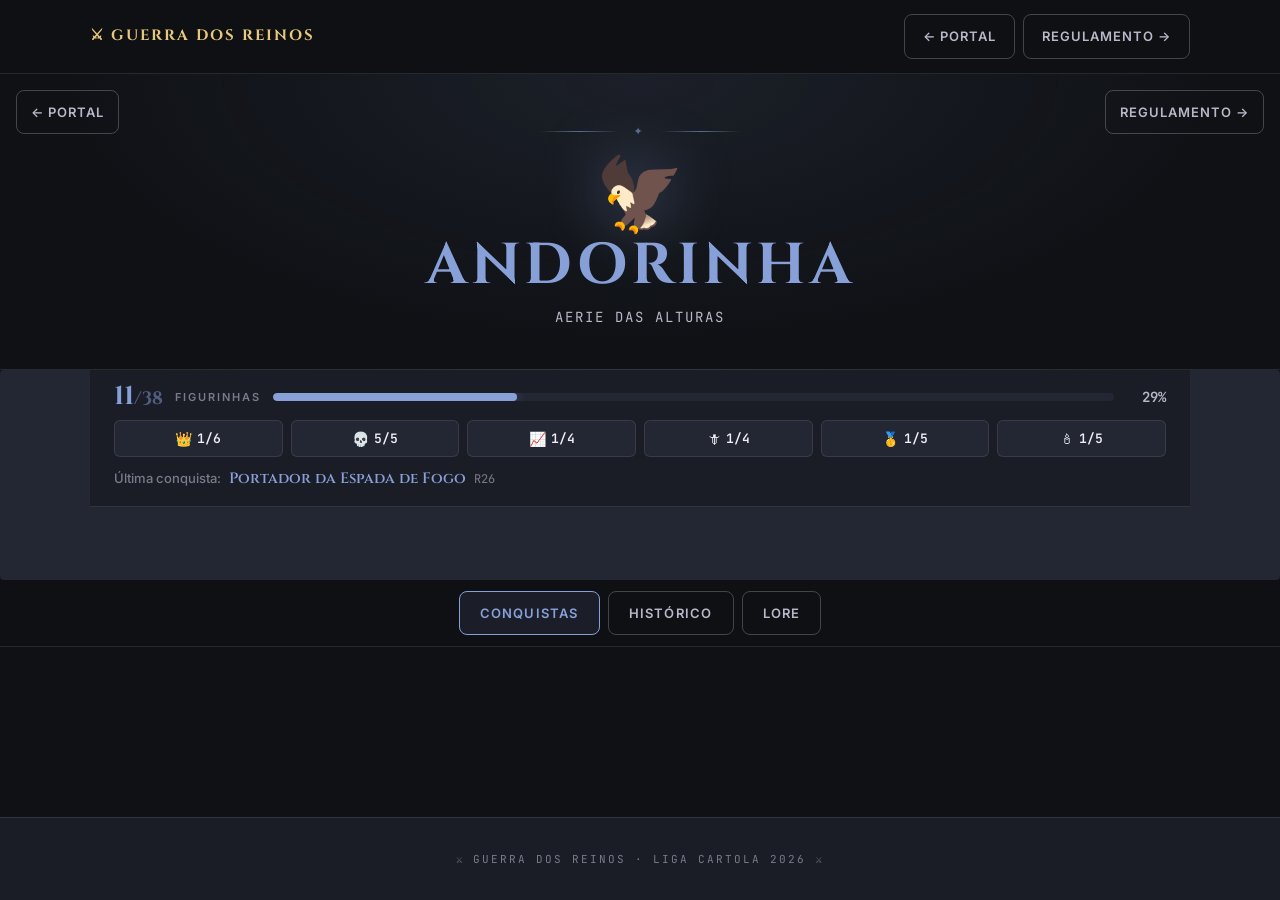
<file: andorinha.html>
<!DOCTYPE html>
<html lang="pt-BR">
<head>
<meta charset="UTF-8">
<meta name="viewport" content="width=device-width, initial-scale=1.0, viewport-fit=cover">
<title>Andorinha · Guerra dos Reinos</title>
<meta name="description" content="Andorinha — Liga Cartola FC · Temporada 2026">

<link rel="preconnect" href="https://fonts.googleapis.com">
<link rel="preconnect" href="https://fonts.gstatic.com" crossorigin>
<link href="https://fonts.googleapis.com/css2?family=Cinzel:wght@500;600;700&family=Inter:wght@400;500;600;700&family=JetBrains+Mono:wght@400;500;600&display=swap" rel="stylesheet">

<link rel="stylesheet" href="../assets/motor.css">
</head>
<body>

<nav class="top-nav">
  <div class="top-nav-inner">
    <a href="../index.html" class="top-nav-brand">⚔ Guerra dos Reinos</a>
    <div class="top-nav-links">
      <a href="../index.html" class="top-nav-link">← Portal</a>
      <a href="../regulamento.html" class="top-nav-link">Regulamento →</a>
    </div>
  </div>
</nav>

<header class="header" id="player-header"></header>
<div class="stats-bar" id="player-stats"></div>

<nav class="page-nav">
  <div class="page-nav-inner">
    <button class="nav-btn active" onclick="showSection('conquistas', this)">Conquistas</button>
    <button class="nav-btn" onclick="showSection('historico', this)">Histórico</button>
    <button class="nav-btn" onclick="showSection('lore', this)">Lore</button>
  </div>
</nav>

<main class="content">
  <section class="section active" id="s-conquistas"></section>
  <section class="section" id="s-premios"></section>
  <section class="section" id="s-historico"></section>
  <section class="section" id="s-lore"></section>
</main>

<div class="modal-overlay" id="modal" onclick="closeCardModal(event)">
  <div class="modal" id="modal-content" onclick="event.stopPropagation()">
    <button class="modal-close" onclick="closeCardModalDirect()">✕</button>
    <div id="modal-body"></div>
  </div>
</div>

<footer class="footer">
  <div class="footer-credit">⚔ Guerra dos Reinos · Liga Cartola 2026 ⚔</div>
</footer>

<script src="../assets/jogadores.js"></script>
<script src="../assets/motor.js"></script>
<script>initJogador('andorinha');</script>

</body>
</html>
</file>
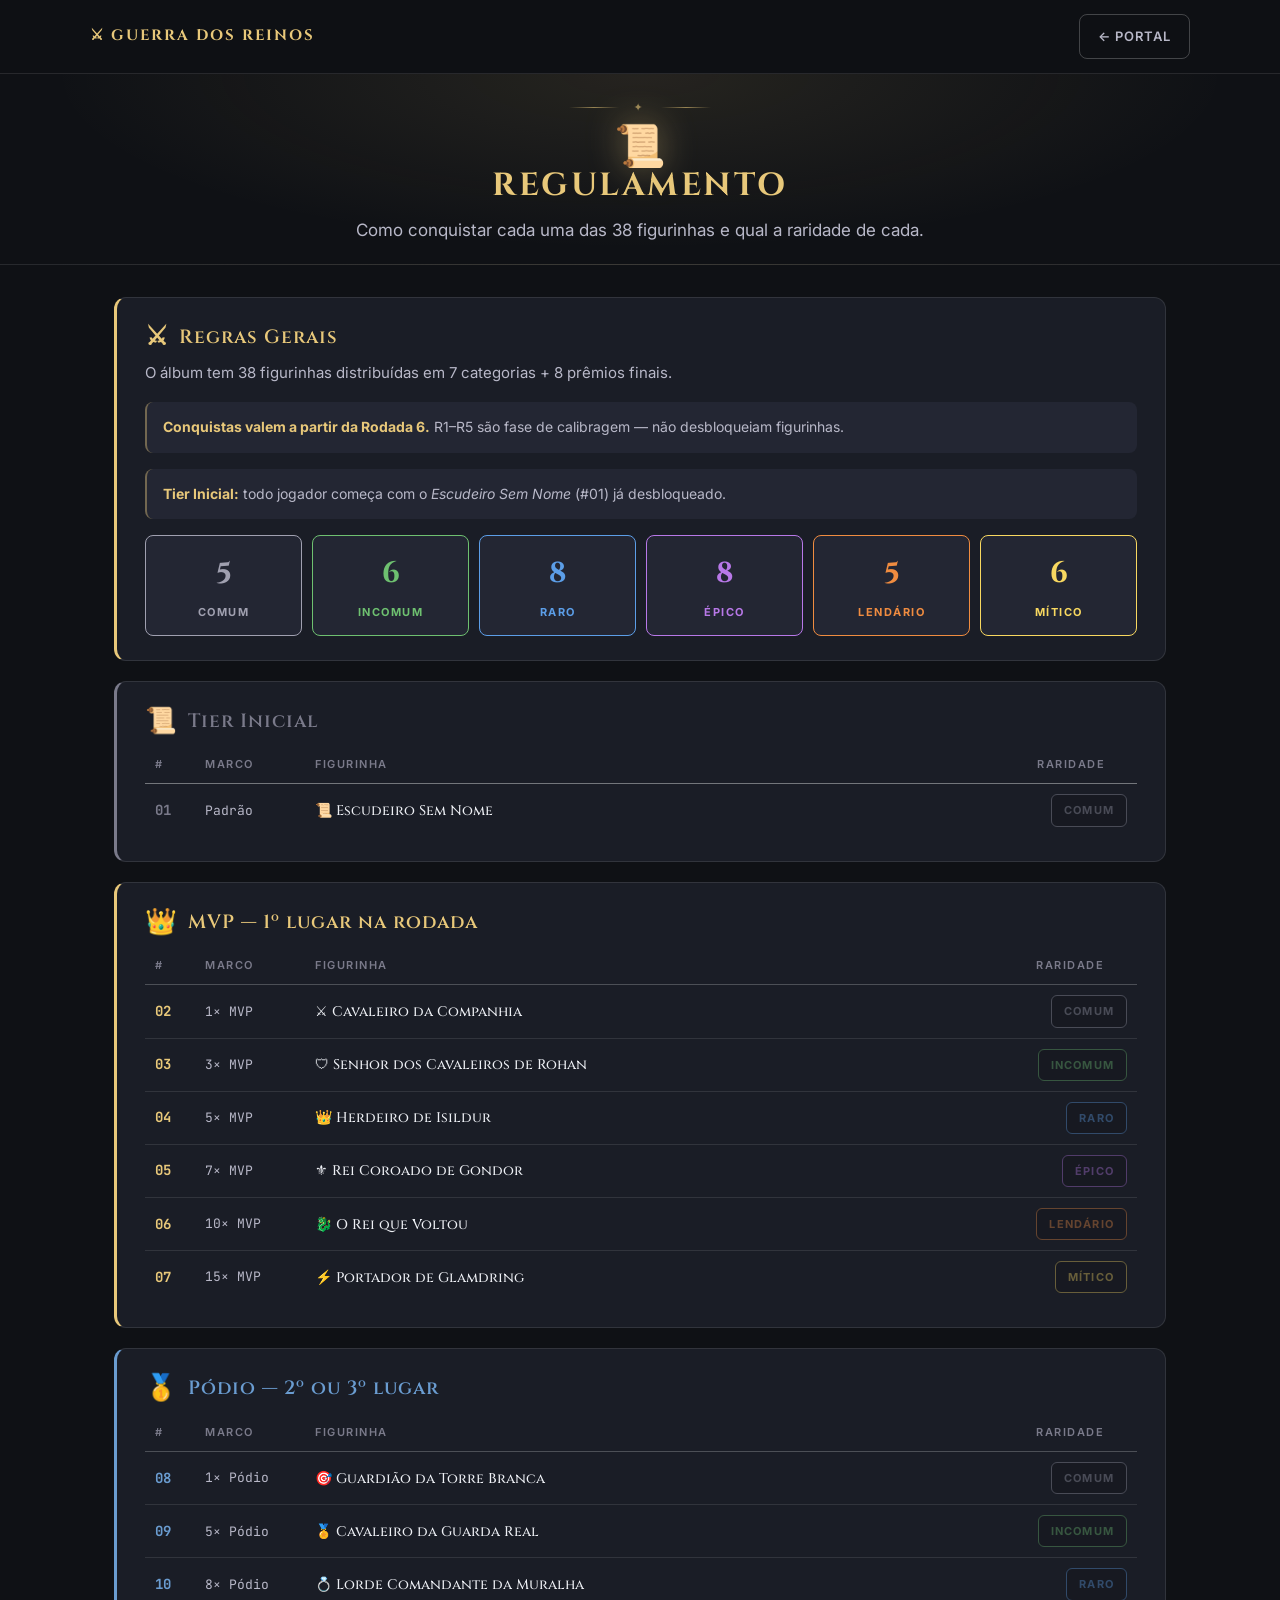
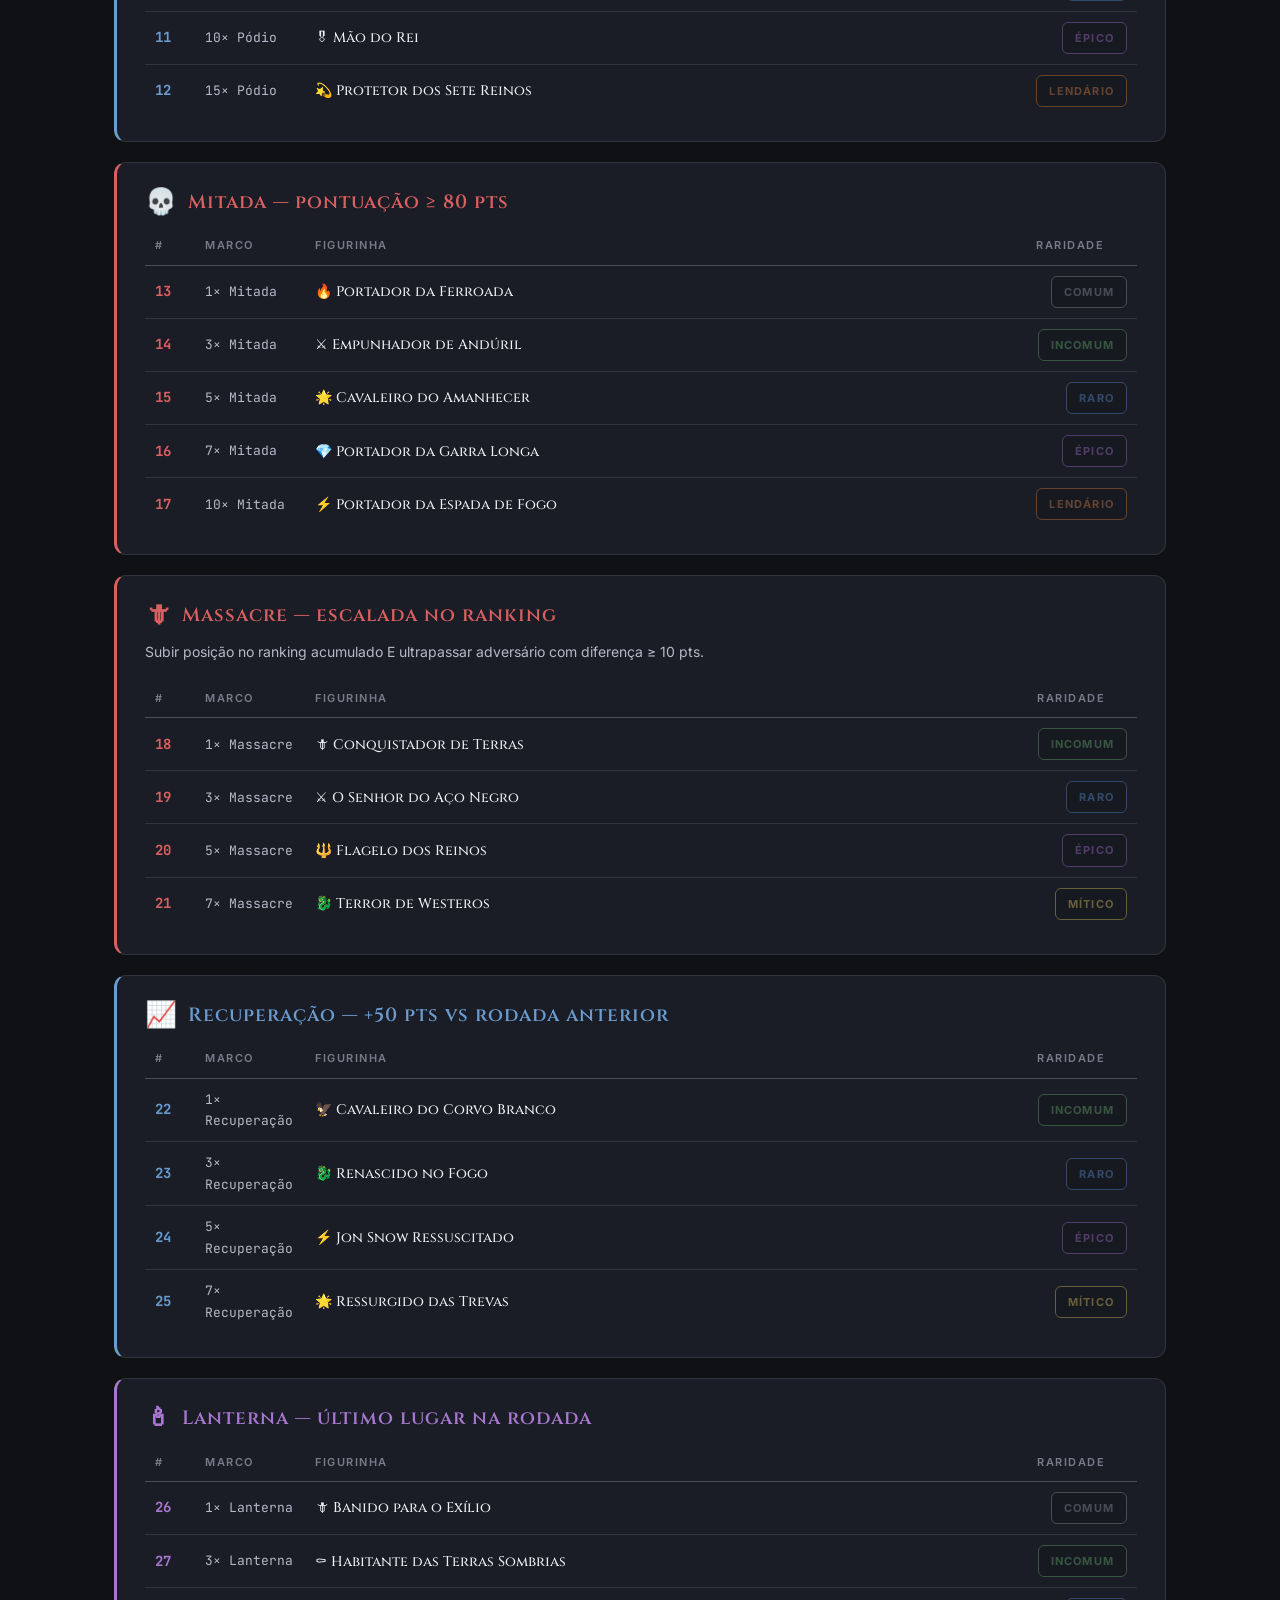
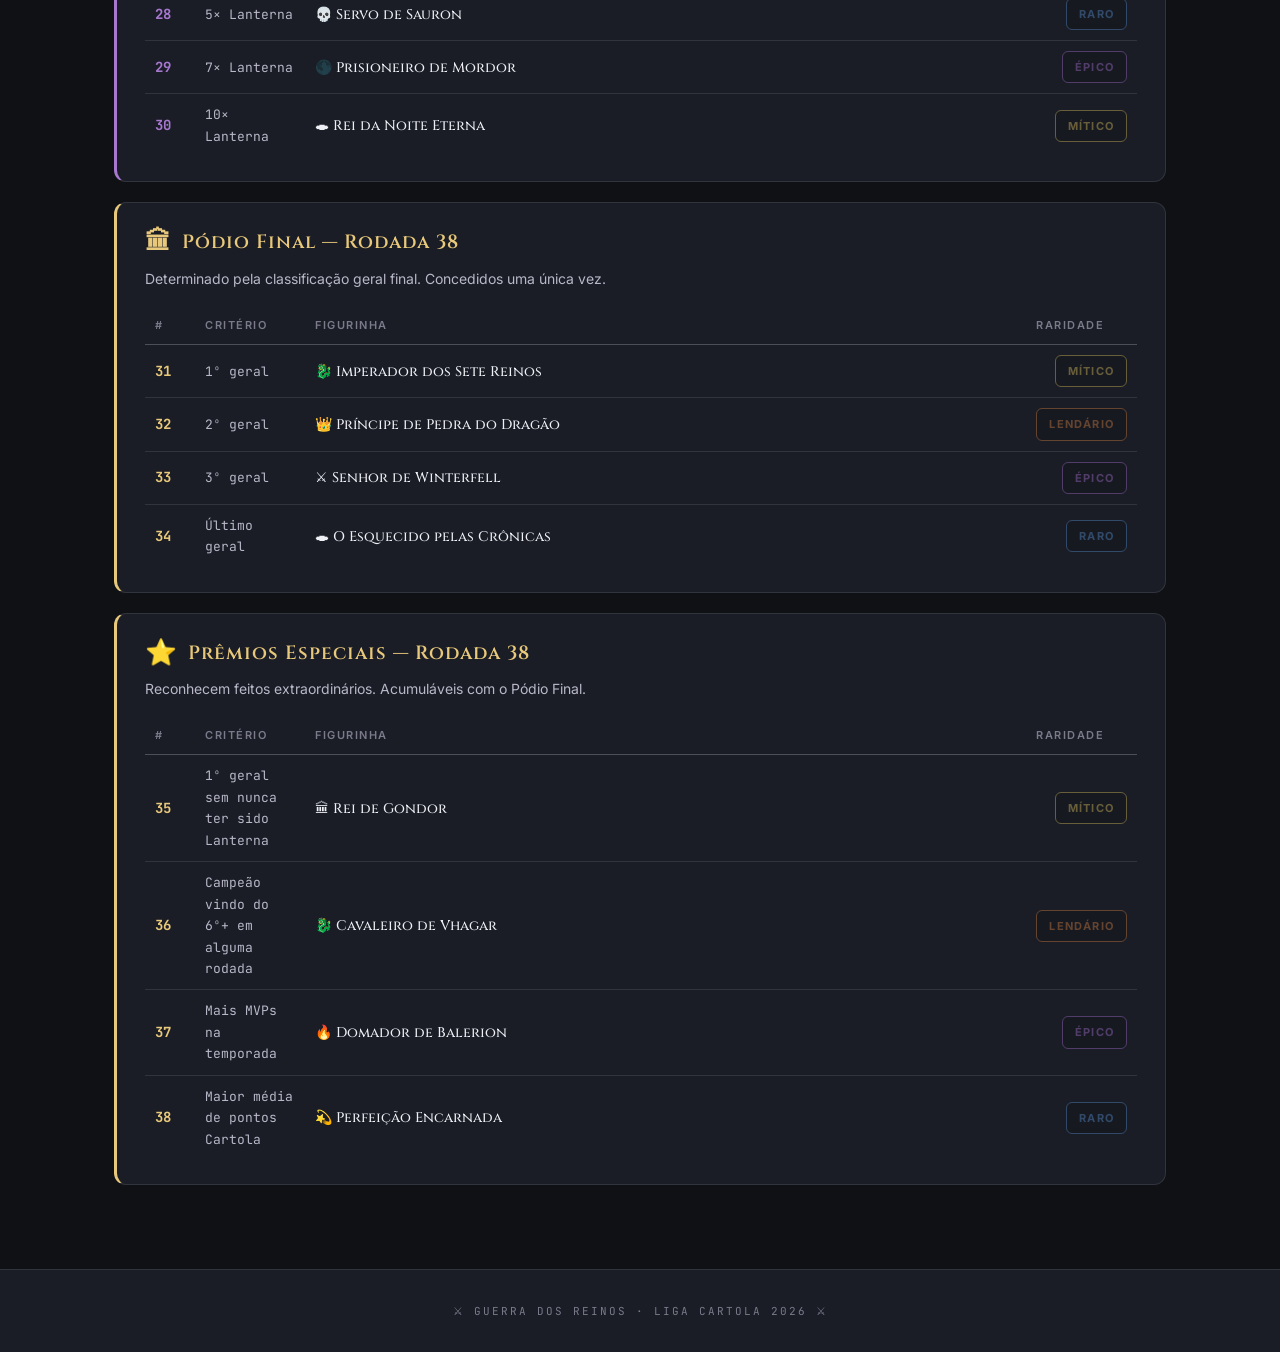
<file: regulamento.html>
<!DOCTYPE html>
<html lang="pt-BR">
<head>
<meta charset="UTF-8">
<meta name="viewport" content="width=device-width, initial-scale=1.0">
<title>Regulamento · Guerra dos Reinos</title>

<link rel="preconnect" href="https://fonts.googleapis.com">
<link rel="preconnect" href="https://fonts.gstatic.com" crossorigin>
<link href="https://fonts.googleapis.com/css2?family=Cinzel:wght@500;600;700&family=Inter:wght@400;500;600;700&family=JetBrains+Mono:wght@400;500;600&display=swap" rel="stylesheet">

<link rel="stylesheet" href="./assets/motor.css">
<style>
.regul-section{
  background:var(--bg-card);border:1px solid var(--border);
  border-radius:12px;padding:1.5rem 1.75rem;margin-bottom:1.25rem;
  border-left:3px solid var(--rs-color,var(--gold));
}
.regul-h{
  font-family:'Cinzel',serif;font-size:1.2rem;font-weight:600;
  color:var(--rs-color,var(--gold));letter-spacing:1px;
  margin-bottom:.5rem;display:flex;align-items:center;gap:10px;
}
.regul-h-icon{font-size:1.6rem;line-height:1}
.regul-rule{
  font-size:15px;color:var(--text-secondary);margin-bottom:1rem;
}
.regul-table{
  width:100%;border-collapse:collapse;
  font-size:14px;
}
.regul-table th{
  text-align:left;padding:10px 10px;
  font-family:'Inter',sans-serif;font-size:11px;font-weight:600;
  letter-spacing:1.5px;color:var(--text-tertiary);text-transform:uppercase;
  border-bottom:1px solid var(--border-strong);
}
.regul-table td{
  padding:10px 10px;border-bottom:1px solid var(--border);color:var(--text-primary);
}
.regul-table td:nth-child(1){font-family:'JetBrains Mono',monospace;font-weight:700;color:var(--rs-color,var(--gold));width:50px}
.regul-table td:nth-child(2){font-family:'JetBrains Mono',monospace;width:110px;color:var(--text-secondary);font-size:13px}
.regul-table td:nth-child(3){font-family:'Cinzel',serif;font-weight:500}
.regul-table td:nth-child(4){width:110px;text-align:right}
.regul-table tr:last-child td{border-bottom:none}
.regul-note{
  margin-top:1rem;padding:14px 16px;
  background:var(--bg-surface);border-radius:8px;
  font-size:14px;color:var(--text-secondary);line-height:1.6;
  border-left:2px solid var(--gold-strong);
}
.regul-note strong{color:var(--gold)}
.dist-grid{
  display:grid;grid-template-columns:repeat(auto-fit,minmax(140px,1fr));
  gap:10px;margin-top:1rem;
}
.dist-item{
  text-align:center;padding:14px;
  background:var(--bg-surface);border-radius:8px;
  border:1px solid;
}
.dist-item .dist-num{
  font-family:'Cinzel',serif;font-size:1.8rem;font-weight:700;display:block;
}
.dist-item .dist-label{
  font-size:11px;font-weight:700;letter-spacing:1.5px;text-transform:uppercase;
  margin-top:5px;display:block;
}
@media(max-width:700px){
  .regul-table td:nth-child(4) .rar-pill{font-size:9px;padding:4px 7px}
}
</style>
</head>
<body>

<nav class="top-nav">
  <div class="top-nav-inner">
    <a href="./index.html" class="top-nav-brand">⚔ Guerra dos Reinos</a>
    <div class="top-nav-links">
      <a href="./index.html" class="top-nav-link">← Portal</a>
    </div>
  </div>
</nav>

<header class="header header-internal">
  <div class="header-ornament"><span style="font-size:11px;letter-spacing:4px">✦</span></div>
  <span class="brasao-grande">📜</span>
  <h1>Regulamento</h1>
  <p class="header-sub">Como conquistar cada uma das 38 figurinhas e qual a raridade de cada.</p>
</header>

<main class="content">

  <div class="regul-section" style="--rs-color:var(--gold)">
    <div class="regul-h"><span class="regul-h-icon">⚔</span>Regras Gerais</div>
    <div class="regul-rule">O álbum tem 38 figurinhas distribuídas em 7 categorias + 8 prêmios finais.</div>
    <div class="regul-note"><strong>Conquistas valem a partir da Rodada 6.</strong> R1–R5 são fase de calibragem — não desbloqueiam figurinhas.</div>
    <div class="regul-note"><strong>Tier Inicial:</strong> todo jogador começa com o <em>Escudeiro Sem Nome</em> (#01) já desbloqueado.</div>

    <div class="dist-grid">
      <div class="dist-item" style="border-color:var(--rar-comum);color:var(--rar-comum)"><span class="dist-num">5</span><span class="dist-label">Comum</span></div>
      <div class="dist-item" style="border-color:var(--rar-incomum);color:var(--rar-incomum)"><span class="dist-num">6</span><span class="dist-label">Incomum</span></div>
      <div class="dist-item" style="border-color:var(--rar-raro);color:var(--rar-raro)"><span class="dist-num">8</span><span class="dist-label">Raro</span></div>
      <div class="dist-item" style="border-color:var(--rar-epico);color:var(--rar-epico)"><span class="dist-num">8</span><span class="dist-label">Épico</span></div>
      <div class="dist-item" style="border-color:var(--rar-lendario);color:var(--rar-lendario)"><span class="dist-num">5</span><span class="dist-label">Lendário</span></div>
      <div class="dist-item" style="border-color:var(--rar-mitico);color:var(--rar-mitico)"><span class="dist-num">6</span><span class="dist-label">Mítico</span></div>
    </div>
  </div>

  <div class="regul-section" style="--rs-color:var(--tier-d)">
    <div class="regul-h"><span class="regul-h-icon">📜</span>Tier Inicial</div>
    <table class="regul-table">
      <thead><tr><th>#</th><th>Marco</th><th>Figurinha</th><th>Raridade</th></tr></thead>
      <tbody>
        <tr><td>01</td><td>Padrão</td><td>📜 Escudeiro Sem Nome</td><td><span class="rar-pill rar-comum">Comum</span></td></tr>
      </tbody>
    </table>
  </div>

  <div class="regul-section" style="--rs-color:var(--tier-s)">
    <div class="regul-h"><span class="regul-h-icon">👑</span>MVP — 1º lugar na rodada</div>
    <table class="regul-table">
      <thead><tr><th>#</th><th>Marco</th><th>Figurinha</th><th>Raridade</th></tr></thead>
      <tbody>
        <tr><td>02</td><td>1× MVP</td><td>⚔ Cavaleiro da Companhia</td><td><span class="rar-pill rar-comum">Comum</span></td></tr>
        <tr><td>03</td><td>3× MVP</td><td>🛡 Senhor dos Cavaleiros de Rohan</td><td><span class="rar-pill rar-incomum">Incomum</span></td></tr>
        <tr><td>04</td><td>5× MVP</td><td>👑 Herdeiro de Isildur</td><td><span class="rar-pill rar-raro">Raro</span></td></tr>
        <tr><td>05</td><td>7× MVP</td><td>⚜ Rei Coroado de Gondor</td><td><span class="rar-pill rar-epico">Épico</span></td></tr>
        <tr><td>06</td><td>10× MVP</td><td>🐉 O Rei que Voltou</td><td><span class="rar-pill rar-lendario">Lendário</span></td></tr>
        <tr><td>07</td><td>15× MVP</td><td>⚡ Portador de Glamdring</td><td><span class="rar-pill rar-mitico">Mítico</span></td></tr>
      </tbody>
    </table>
  </div>

  <div class="regul-section" style="--rs-color:var(--tier-b)">
    <div class="regul-h"><span class="regul-h-icon">🥇</span>Pódio — 2º ou 3º lugar</div>
    <table class="regul-table">
      <thead><tr><th>#</th><th>Marco</th><th>Figurinha</th><th>Raridade</th></tr></thead>
      <tbody>
        <tr><td>08</td><td>1× Pódio</td><td>🎯 Guardião da Torre Branca</td><td><span class="rar-pill rar-comum">Comum</span></td></tr>
        <tr><td>09</td><td>5× Pódio</td><td>🏅 Cavaleiro da Guarda Real</td><td><span class="rar-pill rar-incomum">Incomum</span></td></tr>
        <tr><td>10</td><td>8× Pódio</td><td>💍 Lorde Comandante da Muralha</td><td><span class="rar-pill rar-raro">Raro</span></td></tr>
        <tr><td>11</td><td>10× Pódio</td><td>🎖 Mão do Rei</td><td><span class="rar-pill rar-epico">Épico</span></td></tr>
        <tr><td>12</td><td>15× Pódio</td><td>💫 Protetor dos Sete Reinos</td><td><span class="rar-pill rar-lendario">Lendário</span></td></tr>
      </tbody>
    </table>
  </div>

  <div class="regul-section" style="--rs-color:var(--tier-a)">
    <div class="regul-h"><span class="regul-h-icon">💀</span>Mitada — pontuação ≥ 80 pts</div>
    <table class="regul-table">
      <thead><tr><th>#</th><th>Marco</th><th>Figurinha</th><th>Raridade</th></tr></thead>
      <tbody>
        <tr><td>13</td><td>1× Mitada</td><td>🔥 Portador da Ferroada</td><td><span class="rar-pill rar-comum">Comum</span></td></tr>
        <tr><td>14</td><td>3× Mitada</td><td>⚔ Empunhador de Andúril</td><td><span class="rar-pill rar-incomum">Incomum</span></td></tr>
        <tr><td>15</td><td>5× Mitada</td><td>🌟 Cavaleiro do Amanhecer</td><td><span class="rar-pill rar-raro">Raro</span></td></tr>
        <tr><td>16</td><td>7× Mitada</td><td>💎 Portador da Garra Longa</td><td><span class="rar-pill rar-epico">Épico</span></td></tr>
        <tr><td>17</td><td>10× Mitada</td><td>⚡ Portador da Espada de Fogo</td><td><span class="rar-pill rar-lendario">Lendário</span></td></tr>
      </tbody>
    </table>
  </div>

  <div class="regul-section" style="--rs-color:var(--tier-a)">
    <div class="regul-h"><span class="regul-h-icon">🗡</span>Massacre — escalada no ranking</div>
    <div class="regul-rule" style="font-size:14px">Subir posição no ranking acumulado E ultrapassar adversário com diferença ≥ 10 pts.</div>
    <table class="regul-table">
      <thead><tr><th>#</th><th>Marco</th><th>Figurinha</th><th>Raridade</th></tr></thead>
      <tbody>
        <tr><td>18</td><td>1× Massacre</td><td>🗡 Conquistador de Terras</td><td><span class="rar-pill rar-incomum">Incomum</span></td></tr>
        <tr><td>19</td><td>3× Massacre</td><td>⚔ O Senhor do Aço Negro</td><td><span class="rar-pill rar-raro">Raro</span></td></tr>
        <tr><td>20</td><td>5× Massacre</td><td>🔱 Flagelo dos Reinos</td><td><span class="rar-pill rar-epico">Épico</span></td></tr>
        <tr><td>21</td><td>7× Massacre</td><td>🐉 Terror de Westeros</td><td><span class="rar-pill rar-mitico">Mítico</span></td></tr>
      </tbody>
    </table>
  </div>

  <div class="regul-section" style="--rs-color:var(--tier-b)">
    <div class="regul-h"><span class="regul-h-icon">📈</span>Recuperação — +50 pts vs rodada anterior</div>
    <table class="regul-table">
      <thead><tr><th>#</th><th>Marco</th><th>Figurinha</th><th>Raridade</th></tr></thead>
      <tbody>
        <tr><td>22</td><td>1× Recuperação</td><td>🦅 Cavaleiro do Corvo Branco</td><td><span class="rar-pill rar-incomum">Incomum</span></td></tr>
        <tr><td>23</td><td>3× Recuperação</td><td>🐉 Renascido no Fogo</td><td><span class="rar-pill rar-raro">Raro</span></td></tr>
        <tr><td>24</td><td>5× Recuperação</td><td>⚡ Jon Snow Ressuscitado</td><td><span class="rar-pill rar-epico">Épico</span></td></tr>
        <tr><td>25</td><td>7× Recuperação</td><td>🌟 Ressurgido das Trevas</td><td><span class="rar-pill rar-mitico">Mítico</span></td></tr>
      </tbody>
    </table>
  </div>

  <div class="regul-section" style="--rs-color:var(--tier-c)">
    <div class="regul-h"><span class="regul-h-icon">🕯</span>Lanterna — último lugar na rodada</div>
    <table class="regul-table">
      <thead><tr><th>#</th><th>Marco</th><th>Figurinha</th><th>Raridade</th></tr></thead>
      <tbody>
        <tr><td>26</td><td>1× Lanterna</td><td>🗡 Banido para o Exílio</td><td><span class="rar-pill rar-comum">Comum</span></td></tr>
        <tr><td>27</td><td>3× Lanterna</td><td>⚰ Habitante das Terras Sombrias</td><td><span class="rar-pill rar-incomum">Incomum</span></td></tr>
        <tr><td>28</td><td>5× Lanterna</td><td>💀 Servo de Sauron</td><td><span class="rar-pill rar-raro">Raro</span></td></tr>
        <tr><td>29</td><td>7× Lanterna</td><td>🌑 Prisioneiro de Mordor</td><td><span class="rar-pill rar-epico">Épico</span></td></tr>
        <tr><td>30</td><td>10× Lanterna</td><td>🕳 Rei da Noite Eterna</td><td><span class="rar-pill rar-mitico">Mítico</span></td></tr>
      </tbody>
    </table>
  </div>

  <div class="regul-section" style="--rs-color:var(--tier-s)">
    <div class="regul-h"><span class="regul-h-icon">🏛</span>Pódio Final — Rodada 38</div>
    <div class="regul-rule" style="font-size:14px">Determinado pela classificação geral final. Concedidos uma única vez.</div>
    <table class="regul-table">
      <thead><tr><th>#</th><th>Critério</th><th>Figurinha</th><th>Raridade</th></tr></thead>
      <tbody>
        <tr><td>31</td><td>1º geral</td><td>🐉 Imperador dos Sete Reinos</td><td><span class="rar-pill rar-mitico">Mítico</span></td></tr>
        <tr><td>32</td><td>2º geral</td><td>👑 Príncipe de Pedra do Dragão</td><td><span class="rar-pill rar-lendario">Lendário</span></td></tr>
        <tr><td>33</td><td>3º geral</td><td>⚔ Senhor de Winterfell</td><td><span class="rar-pill rar-epico">Épico</span></td></tr>
        <tr><td>34</td><td>Último geral</td><td>🕳 O Esquecido pelas Crônicas</td><td><span class="rar-pill rar-raro">Raro</span></td></tr>
      </tbody>
    </table>
  </div>

  <div class="regul-section" style="--rs-color:var(--tier-s)">
    <div class="regul-h"><span class="regul-h-icon">⭐</span>Prêmios Especiais — Rodada 38</div>
    <div class="regul-rule" style="font-size:14px">Reconhecem feitos extraordinários. Acumuláveis com o Pódio Final.</div>
    <table class="regul-table">
      <thead><tr><th>#</th><th>Critério</th><th>Figurinha</th><th>Raridade</th></tr></thead>
      <tbody>
        <tr><td>35</td><td>1º geral sem nunca ter sido Lanterna</td><td>🏛 Rei de Gondor</td><td><span class="rar-pill rar-mitico">Mítico</span></td></tr>
        <tr><td>36</td><td>Campeão vindo do 6º+ em alguma rodada</td><td>🐉 Cavaleiro de Vhagar</td><td><span class="rar-pill rar-lendario">Lendário</span></td></tr>
        <tr><td>37</td><td>Mais MVPs na temporada</td><td>🔥 Domador de Balerion</td><td><span class="rar-pill rar-epico">Épico</span></td></tr>
        <tr><td>38</td><td>Maior média de pontos Cartola</td><td>💫 Perfeição Encarnada</td><td><span class="rar-pill rar-raro">Raro</span></td></tr>
      </tbody>
    </table>
  </div>

</main>

<footer class="footer">
  <div class="footer-credit">⚔ Guerra dos Reinos · Liga Cartola 2026 ⚔</div>
</footer>

</body>
</html>
</file>
<file: assets/motor.css>
/* ════════════════════════════════════════════════════════════════
   GUERRA DOS REINOS — CSS v4 · Álbum 45+ Friendly
   Fontes maiores, áreas tocáveis grandes, alto contraste
   ════════════════════════════════════════════════════════════════ */

:root {
  --bg:#0f1115; --bg-card:#1a1d26; --bg-surface:#232633; --bg-elevated:#2c2f3d;
  --text-primary:#eef0f5; --text-secondary:#b8b8c8; --text-tertiary:#7a7a8a;
  --border:rgba(255,255,255,.10); --border-strong:rgba(255,255,255,.22);
  --gold:#e8c87a; --gold-soft:rgba(232,200,122,.10); --gold-strong:rgba(232,200,122,.40);

  /* Tiers de categoria */
  --tier-s:#e8c87a; --tier-s-rgb:232,200,122;
  --tier-a:#d96060; --tier-a-rgb:217,96,96;
  --tier-b:#6a9cd0; --tier-b-rgb:106,156,208;
  --tier-c:#a878d0; --tier-c-rgb:168,120,208;
  --tier-d:#7a7a8a; --tier-d-rgb:122,122,138;

  /* Raridade FIXA */
  --rar-comum:    #a0a0b0;      /* cinza claro */
  --rar-incomum:  #6ec070;      /* verde */
  --rar-raro:     #5c9ee8;      /* azul */
  --rar-epico:    #b878e8;      /* roxo */
  --rar-lendario: #f08c40;      /* laranja */
  --rar-mitico:   #f8d860;      /* dourado intenso */

  --accent: var(--gold);
  --accent-soft: var(--gold-soft);
  --accent-strong: var(--gold-strong);
}
*{margin:0;padding:0;box-sizing:border-box}
html{scroll-behavior:smooth}
body{
  background:var(--bg);color:var(--text-primary);
  font-family:'Inter',system-ui,sans-serif;
  font-size:17px;line-height:1.65;min-height:100vh;
  -webkit-font-smoothing:antialiased;
  display:flex;flex-direction:column;
}
::selection{background:var(--accent);color:var(--bg)}

/* ═════ TOP NAV ═════ */
.top-nav{
  position:sticky;top:0;z-index:100;
  background:rgba(15,17,21,.97);backdrop-filter:blur(12px);-webkit-backdrop-filter:blur(12px);
  border-bottom:1px solid var(--border);
  padding:14px 1rem;
}
.top-nav-inner{
  max-width:1100px;margin:0 auto;
  display:flex;align-items:center;justify-content:space-between;
  gap:12px;flex-wrap:wrap;
}
.top-nav-brand{
  font-family:'Cinzel',serif;font-size:15px;font-weight:700;
  color:var(--gold);letter-spacing:2px;text-transform:uppercase;
  display:inline-flex;align-items:center;gap:8px;text-decoration:none;
  min-height:44px;padding:8px 0;
}
.top-nav-links{display:flex;gap:8px}
.top-nav-link{
  font-family:'Inter',sans-serif;font-size:13px;font-weight:600;
  letter-spacing:1px;color:var(--text-secondary);text-decoration:none;
  border:1px solid var(--border-strong);
  padding:11px 18px;border-radius:8px;text-transform:uppercase;
  transition:all .2s;display:inline-flex;align-items:center;gap:6px;
  min-height:44px;
}
.top-nav-link:hover,.top-nav-link:active{color:var(--gold);border-color:var(--gold);background:var(--gold-soft)}

/* ═════ HEADER ═════ */
.header{
  text-align:center;padding:3rem 1.5rem 2.5rem;
  border-bottom:1px solid var(--border);
  background:radial-gradient(ellipse at 50% 0%,var(--accent-soft) 0%,transparent 65%);
  position:relative;
}
/* Header reduzido nas páginas internas (jogador/regulamento) */
.header.header-internal{
  padding:1.5rem 1rem 1.25rem;
}
.header.header-internal .header-ornament{margin-bottom:.5rem}
.header.header-internal .header-ornament::before,
.header.header-internal .header-ornament::after{width:50px}
.header.header-internal .brasao-grande{
  font-size:2.6rem;margin-bottom:.25rem;
  filter:drop-shadow(0 0 18px var(--accent-strong));
}
.header.header-internal h1{
  font-size:clamp(1.5rem,4vw,2rem);
  letter-spacing:2.5px;
}
.header.header-internal .header-region{
  font-size:12px;margin-top:.4rem;
}
.header.header-internal .back-link{
  top:.65rem;padding:8px 11px;font-size:11px;letter-spacing:.8px;
  min-height:38px;
}
.back-link{
  position:absolute;top:1rem;left:1rem;
  font-family:'Inter',sans-serif;font-size:13px;font-weight:600;
  letter-spacing:1px;color:var(--text-secondary);text-decoration:none;
  border:1px solid var(--border-strong);padding:10px 14px;border-radius:8px;
  text-transform:uppercase;transition:all .2s;
  min-height:44px;display:inline-flex;align-items:center;
}
.back-link:hover,.back-link:active{color:var(--accent);border-color:var(--accent);background:var(--accent-soft)}
.header-ornament{display:flex;align-items:center;justify-content:center;gap:14px;margin-bottom:1rem;color:var(--accent);opacity:.6}
.header-ornament::before,.header-ornament::after{content:'';width:80px;height:1px;background:linear-gradient(90deg,transparent,currentColor,transparent)}
.brasao-grande{
  font-size:4.5rem;line-height:1;display:block;margin-bottom:.5rem;
  filter:drop-shadow(0 0 32px var(--accent-strong));
}
.header h1{
  font-family:'Cinzel',serif;
  font-size:clamp(2.2rem,6vw,3.6rem);
  font-weight:700;color:var(--accent);
  letter-spacing:4px;line-height:1;text-transform:uppercase;
}
.header-region{
  font-size:14px;color:var(--text-secondary);margin-top:.75rem;
  font-family:'JetBrains Mono',monospace;letter-spacing:2px;text-transform:uppercase;
}
.header-sub{
  font-size:17px;color:var(--text-secondary);
  margin-top:.85rem;max-width:600px;margin-left:auto;margin-right:auto;
}
.header-meta{
  display:flex;justify-content:center;margin-top:1.75rem;
  border:1px solid var(--border);border-radius:10px;
  background:var(--bg-card);max-width:680px;
  margin-left:auto;margin-right:auto;overflow:hidden;
}
.header-meta-item{
  flex:1;min-width:120px;padding:14px 14px;
  font-size:11px;font-weight:600;letter-spacing:1.5px;
  color:var(--text-tertiary);text-transform:uppercase;
  border-right:1px solid var(--border);text-align:center;
}
.header-meta-item:last-child{border-right:none}
.header-meta-item span{
  display:block;font-family:'Cinzel',serif;
  font-size:20px;font-weight:600;color:var(--accent);margin-top:5px;
}

/* ═════ MURAL DE TROFÉUS (topo da página de jogador) ═════ */
.mural-block{
  max-width:1100px;margin:0 auto;
  padding:14px 1.5rem 16px;
  background:linear-gradient(180deg,rgba(232,200,122,.04) 0%,transparent 100%);
  border-bottom:1px solid var(--border);
}
.mural-unicas{
  display:flex;align-items:center;gap:10px;
  padding:10px 14px;
  background:rgba(248,216,96,.10);
  border:1px solid rgba(248,216,96,.30);
  border-radius:8px;
  margin-bottom:14px;
  font-size:14px;color:var(--text-primary);
}
.mural-unicas-icon{
  font-size:20px;
  filter:drop-shadow(0 0 8px var(--rar-mitico));
}
.mural-unicas-text strong{color:var(--rar-mitico);font-weight:700}

.mural-title{
  font-family:'Cinzel',serif;font-size:13px;font-weight:600;
  letter-spacing:2px;color:var(--gold);text-transform:uppercase;
  margin-bottom:10px;
  display:flex;align-items:center;gap:8px;
}
.mural-title-icon{font-size:16px}

.mural-strip{
  display:flex;gap:12px;
  overflow-x:auto;
  scroll-snap-type:x mandatory;
  -webkit-overflow-scrolling:touch;
  padding-bottom:6px;
  scrollbar-width:thin;
  scrollbar-color:var(--gold-strong) transparent;
}
.mural-strip::-webkit-scrollbar{height:6px}
.mural-strip::-webkit-scrollbar-track{background:transparent}
.mural-strip::-webkit-scrollbar-thumb{background:var(--gold-strong);border-radius:3px}

.mural-card{
  position:relative;flex:0 0 200px;aspect-ratio:3/4;
  background:var(--bg-card);
  border:2px solid;border-radius:10px;
  overflow:hidden;cursor:pointer;
  scroll-snap-align:start;
  transition:transform .3s,box-shadow .3s;
  min-height:44px;
}
.mural-card:hover,.mural-card:active{
  transform:translateY(-4px) scale(1.03);
}
.mural-card.rar-comum    { border-color:var(--rar-comum);    box-shadow:0 0 20px rgba(160,160,176,.25) }
.mural-card.rar-incomum  { border-color:var(--rar-incomum);  box-shadow:0 0 20px rgba(110,192,112,.25) }
.mural-card.rar-raro     { border-color:var(--rar-raro);     box-shadow:0 0 20px rgba(92,158,232,.30) }
.mural-card.rar-epico    { border-color:var(--rar-epico);    box-shadow:0 0 22px rgba(184,120,232,.35) }
.mural-card.rar-lendario { border-color:var(--rar-lendario); box-shadow:0 0 24px rgba(240,140,64,.40) }
.mural-card.rar-mitico   { border-color:var(--rar-mitico);   box-shadow:0 0 28px rgba(248,216,96,.50) }

.mural-card-img{
  position:absolute;inset:0;width:100%;height:100%;
  object-fit:cover;object-position:center top;
}
.mural-card-shade{
  position:absolute;inset:0;
  background:linear-gradient(180deg,transparent 50%,rgba(15,17,21,.95) 100%);
}
.mural-card-info{
  position:absolute;bottom:0;left:0;right:0;padding:10px 12px;
}
.mural-card-name{
  font-family:'Cinzel',serif;font-size:13px;font-weight:600;
  color:var(--text-primary);line-height:1.2;
  text-shadow:0 1px 6px rgba(0,0,0,.9);
}
.mural-unico-badge{
  position:absolute;top:8px;right:8px;z-index:2;
  background:var(--rar-mitico);color:var(--bg);
  font-family:'Inter',sans-serif;font-size:10px;font-weight:700;
  letter-spacing:1.5px;padding:4px 8px;border-radius:4px;
  box-shadow:0 0 14px var(--rar-mitico);
}

/* ═════ BOTÃO COMPARTILHAR ═════ */
.btn-share{
  display:flex;align-items:center;justify-content:center;gap:8px;
  width:100%;margin-top:1.25rem;
  font-family:'Inter',sans-serif;font-size:14px;font-weight:600;
  letter-spacing:.5px;color:var(--text-primary);
  background:var(--bg-surface);border:1px solid var(--border-strong);
  padding:13px 18px;border-radius:8px;cursor:pointer;
  transition:all .2s;
  min-height:48px;
}
.btn-share:hover,.btn-share:active{
  background:var(--accent-soft);border-color:var(--accent);color:var(--accent);
}
.btn-share.copiado{
  background:rgba(110,192,112,.15);border-color:var(--rar-incomum);color:var(--rar-incomum);
}

/* ═════ STATS COMPACTOS (3 LINHAS) ═════ */
.stats-compact{
  max-width:1100px;margin:0 auto;
  background:var(--bg-card);
  padding:14px 1.5rem;
  border-bottom:1px solid var(--border);
}
.stats-row1{
  display:flex;align-items:center;gap:12px;flex-wrap:wrap;
}
.stats-num{
  font-family:'Cinzel',serif;font-size:26px;font-weight:700;
  color:var(--accent);line-height:1;
}
.stats-num-total{opacity:.5;font-size:18px}
.stats-label{
  font-family:'Inter',sans-serif;font-size:11px;font-weight:600;
  letter-spacing:2px;color:var(--text-tertiary);text-transform:uppercase;
}
.stats-bar{
  flex:1;min-width:120px;height:8px;
  background:var(--bg-surface);border-radius:4px;overflow:hidden;
}
.stats-bar-fill{
  height:100%;background:var(--accent);
  border-radius:4px;transition:width .8s cubic-bezier(.2,.8,.2,1);
  box-shadow:0 0 12px var(--accent-strong);
}
.stats-pct{
  font-family:'JetBrains Mono',monospace;font-size:14px;font-weight:600;
  color:var(--text-secondary);min-width:40px;text-align:right;
}
.stats-row2{
  display:flex;justify-content:space-between;flex-wrap:wrap;gap:8px;
  margin-top:10px;
}
.cat-mini{
  display:flex;align-items:center;gap:5px;
  background:var(--bg-surface);border:1px solid var(--border);
  border-radius:6px;padding:6px 10px;
  font-size:13px;flex:1;min-width:80px;justify-content:center;
}
.cat-mini-icon{font-size:14px}
.cat-mini-count{
  font-family:'JetBrains Mono',monospace;font-weight:600;
  color:var(--text-primary);
}
.stats-row3{
  margin-top:10px;
  display:flex;flex-wrap:wrap;align-items:baseline;gap:8px;
  font-size:13px;
}
.stats-row3-label{color:var(--text-tertiary);font-weight:500}
.stats-row3-name{font-family:'Cinzel',serif;font-weight:600;color:var(--accent);font-size:15px}
.stats-row3-meta{
  font-family:'JetBrains Mono',monospace;font-size:12px;color:var(--text-tertiary);
}

/* ═════ NAV INTERNO ═════ */
.page-nav{
  position:sticky;top:60px;z-index:50;
  background:rgba(15,17,21,.97);backdrop-filter:blur(8px);
  border-bottom:1px solid var(--border);
  padding:11px 1rem;
}
.page-nav-inner{
  max-width:1100px;margin:0 auto;
  display:flex;gap:8px;justify-content:center;flex-wrap:wrap;
}
.nav-btn{
  font-family:'Inter',sans-serif;font-size:13px;font-weight:600;
  letter-spacing:1.2px;color:var(--text-secondary);
  background:transparent;border:1px solid var(--border-strong);
  padding:11px 20px;border-radius:8px;cursor:pointer;text-transform:uppercase;
  transition:all .2s;min-height:44px;
}
.nav-btn:hover,.nav-btn:active{color:var(--accent);border-color:var(--accent-strong)}
.nav-btn.active{color:var(--accent);border-color:var(--accent);background:var(--accent-soft)}

/* ═════ CONTENT ═════ */
.content{max-width:1100px;margin:0 auto;width:100%;padding:2rem 1.5rem 4rem;flex:1}
.section{display:none}
.section.active{display:block}

.section-title{
  display:flex;align-items:center;justify-content:center;gap:16px;
  font-family:'Cinzel',serif;font-size:14px;font-weight:700;
  letter-spacing:4px;color:var(--text-primary);
  margin:0 0 1.5rem;text-transform:uppercase;
}
.section-title::before,.section-title::after{
  content:'';flex:1;max-width:200px;height:1px;
  background:linear-gradient(90deg,transparent,var(--accent),transparent);opacity:.4;
}
.section-title.spaced{margin-top:3rem}
.section-intro{
  text-align:center;color:var(--text-secondary);font-size:16px;
  max-width:680px;margin:0 auto 2rem;line-height:1.6;
}

.group-title{
  font-family:'Cinzel',serif;font-size:13px;font-weight:600;
  letter-spacing:3px;color:var(--gt-color,var(--accent));text-transform:uppercase;
  margin:2rem 0 1rem;display:flex;align-items:center;gap:12px;
}
.group-title::before,.group-title::after{
  content:'';flex:1;height:1px;background:var(--gt-color,var(--accent));opacity:.3;
}
.group-title-icon{font-size:14px}

/* ═════ FIGURINHAS — ÁLBUM ═════ */
.creature-grid{
  display:grid;
  grid-template-columns:repeat(auto-fill,minmax(220px,1fr));
  gap:18px;margin-bottom:1.5rem;
}
.creature-card{
  position:relative;background:var(--bg-card);
  border:2px solid var(--border);border-radius:12px;overflow:hidden;
  cursor:pointer;
  transition:transform .35s cubic-bezier(.2,.8,.2,1),box-shadow .35s,border-color .25s;
  aspect-ratio:3/4;display:block;
  min-height:44px;
}

/* CONQUISTADA — borda colorida pela RARIDADE, glow sutil */
.creature-card.unlocked.rar-comum    { border-color:var(--rar-comum);    box-shadow:0 4px 14px rgba(0,0,0,.4) }
.creature-card.unlocked.rar-incomum  { border-color:var(--rar-incomum);  box-shadow:0 4px 14px rgba(0,0,0,.4),0 0 12px rgba(110,192,112,.15) }
.creature-card.unlocked.rar-raro     { border-color:var(--rar-raro);     box-shadow:0 4px 14px rgba(0,0,0,.4),0 0 14px rgba(92,158,232,.20) }
.creature-card.unlocked.rar-epico    { border-color:var(--rar-epico);    box-shadow:0 4px 16px rgba(0,0,0,.45),0 0 18px rgba(184,120,232,.28) }
.creature-card.unlocked.rar-lendario { border-color:var(--rar-lendario); box-shadow:0 6px 18px rgba(0,0,0,.45),0 0 22px rgba(240,140,64,.35) }
.creature-card.unlocked.rar-mitico   { border-color:var(--rar-mitico);   box-shadow:0 6px 22px rgba(0,0,0,.5),0 0 28px rgba(248,216,96,.45) }

.creature-card.unlocked:hover,.creature-card.unlocked:active{
  transform:translateY(-6px) scale(1.02);
  filter:brightness(1.08);
}
.creature-card.unlocked.rar-mitico:hover{box-shadow:0 12px 32px rgba(0,0,0,.55),0 0 40px rgba(248,216,96,.65)}
.creature-card.unlocked.rar-lendario:hover{box-shadow:0 12px 32px rgba(0,0,0,.55),0 0 32px rgba(240,140,64,.55)}

/* SILHUETA (bloqueada) — limpa, sem decoração */
.creature-card.silhouette{
  border:2px dashed var(--border);
  opacity:.85;
}
.creature-card.silhouette .card-image{
  filter:grayscale(1) brightness(.32) contrast(1.15);opacity:.55;
}
.creature-card.silhouette:hover,.creature-card.silhouette:active{
  transform:translateY(-3px);
  border-style:solid;
  opacity:1;
}
.creature-card.silhouette.rar-mitico:hover   { border-color:var(--rar-mitico) }
.creature-card.silhouette.rar-lendario:hover { border-color:var(--rar-lendario) }
.creature-card.silhouette.rar-epico:hover    { border-color:var(--rar-epico) }
.creature-card.silhouette.rar-raro:hover     { border-color:var(--rar-raro) }
.creature-card.silhouette.rar-incomum:hover  { border-color:var(--rar-incomum) }
.creature-card.silhouette.rar-comum:hover    { border-color:var(--rar-comum) }
.creature-card.silhouette:hover .card-image{filter:grayscale(.7) brightness(.45) contrast(1.1);opacity:.7}

/* HIERARQUIA POR RARIDADE — Mítica e Lendária ocupam 2 colunas */
.creature-card.rar-mitico,
.creature-card.rar-lendario{
  grid-column:span 2;
  aspect-ratio:5/3;
}

.card-image-wrap{position:relative;width:100%;height:100%;overflow:hidden}
.card-image{
  position:absolute;inset:0;width:100%;height:100%;
  object-fit:cover;object-position:center top;
  transition:transform .55s,opacity .35s,filter .35s;
}
.creature-card.unlocked:hover .card-image{transform:scale(1.06)}
.card-image-fallback{
  position:absolute;inset:0;
  display:flex;align-items:center;justify-content:center;
  background:linear-gradient(135deg,var(--card-color,var(--bg-surface)) 0%,var(--bg-card) 100%);
  font-size:3.5rem;opacity:.5;
}
.card-image-shade{
  position:absolute;inset:0;
  background:linear-gradient(180deg,rgba(15,17,21,.18) 0%,rgba(15,17,21,.50) 50%,rgba(15,17,21,.96) 100%);
}
.creature-card.silhouette .card-image-shade{
  background:linear-gradient(180deg,rgba(15,17,21,.55) 0%,rgba(15,17,21,.78) 60%,rgba(15,17,21,.98) 100%);
}
.card-tier-line{display:none}
.card-stamp{
  position:absolute;top:10px;right:10px;z-index:3;
  width:32px;height:32px;border-radius:50%;
  background:var(--card-color,var(--accent));color:var(--bg);
  display:flex;align-items:center;justify-content:center;
  font-size:14px;font-weight:700;
  box-shadow:0 0 12px var(--card-color,var(--accent));
}
.card-locked-overlay{
  position:absolute;top:50%;left:50%;z-index:3;
  transform:translate(-50%,-65%);
  width:54px;height:54px;border-radius:50%;
  background:rgba(15,17,21,.7);backdrop-filter:blur(6px);
  border:1px solid var(--border-strong);
  display:flex;align-items:center;justify-content:center;
  font-size:20px;color:var(--text-tertiary);
}
.creature-card.silhouette:hover .card-locked-overlay{
  background:rgba(15,17,21,.5);border-color:var(--card-color);color:var(--card-color);
}
.card-info{
  position:absolute;bottom:0;left:0;right:0;padding:14px 16px;z-index:2;
}
.card-marco{
  font-family:'JetBrains Mono',monospace;font-size:11px;font-weight:600;
  color:var(--card-color,var(--accent));letter-spacing:1.5px;text-transform:uppercase;
  margin-bottom:5px;
}
.card-name{
  font-family:'Cinzel',serif;font-size:18px;font-weight:600;
  color:var(--text-primary);line-height:1.2;
  text-shadow:0 1px 8px rgba(0,0,0,.85);
}
.card-name.silhouette-name{color:var(--text-tertiary);font-style:italic}
.card-falta{
  font-family:'JetBrains Mono',monospace;font-size:12px;font-weight:600;
  color:var(--text-secondary);margin-bottom:6px;
  background:rgba(15,17,21,.7);padding:3px 8px;border-radius:4px;
  display:inline-block;letter-spacing:.5px;
}

/* ═════ TAGS DE RARIDADE ═════ */
.rar-pill{
  display:inline-block;
  font-family:'Inter',sans-serif;font-size:11px;font-weight:700;
  letter-spacing:1.2px;text-transform:uppercase;
  padding:6px 12px;border-radius:6px;border:1px solid;
  background:rgba(15,17,21,.7);
  cursor:pointer;transition:all .2s;
  min-height:32px;
}
button.rar-pill{
  font-family:'Inter',sans-serif;
}
.rar-pill.rar-comum    { color:var(--rar-comum);    border-color:var(--rar-comum) }
.rar-pill.rar-incomum  { color:var(--rar-incomum);  border-color:var(--rar-incomum) }
.rar-pill.rar-raro     { color:var(--rar-raro);     border-color:var(--rar-raro) }
.rar-pill.rar-epico    { color:var(--rar-epico);    border-color:var(--rar-epico) }
.rar-pill.rar-lendario { color:var(--rar-lendario); border-color:var(--rar-lendario) }
.rar-pill.rar-mitico   { color:var(--rar-mitico);   border-color:var(--rar-mitico) }
.rar-pill:not(.active){opacity:.35}
.rar-pill.active{opacity:1;box-shadow:0 0 12px currentColor}

.rar-tag{
  font-family:'Inter',sans-serif;font-size:10px;font-weight:700;letter-spacing:1px;
  padding:4px 8px;border-radius:5px;text-transform:uppercase;
  background:rgba(15,17,21,.92);backdrop-filter:blur(6px);
  border:1px solid;
  z-index:3;
}
.rar-tag.rar-comum    { color:var(--rar-comum);    border-color:var(--rar-comum) }
.rar-tag.rar-incomum  { color:var(--rar-incomum);  border-color:var(--rar-incomum) }
.rar-tag.rar-raro     { color:var(--rar-raro);     border-color:var(--rar-raro) }
.rar-tag.rar-epico    { color:var(--rar-epico);    border-color:var(--rar-epico) }
.rar-tag.rar-lendario { color:var(--rar-lendario); border-color:var(--rar-lendario) }
.rar-tag.rar-mitico   { color:var(--rar-mitico);   border-color:var(--rar-mitico) }

/* ═════ GALERIA NO PORTAL ═════ */
.galeria-header{margin-bottom:1.5rem;text-align:center}
.raridade-legenda{
  display:flex;flex-wrap:wrap;gap:8px;justify-content:center;
}
.raridade-legenda .rar-pill{
  border-style:solid;
}

.galeria-grid{
  display:grid;
  grid-template-columns:repeat(auto-fill,minmax(200px,1fr));
  gap:16px;
}
.galeria-card{
  position:relative;background:var(--bg-card);
  border:2px solid var(--border);border-radius:12px;overflow:hidden;
  cursor:pointer;
  transition:transform .35s cubic-bezier(.2,.8,.2,1),box-shadow .35s;
  aspect-ratio:3/4;
}
.galeria-card.rar-comum    { border-color:var(--rar-comum);    box-shadow:0 4px 14px rgba(0,0,0,.35) }
.galeria-card.rar-incomum  { border-color:var(--rar-incomum);  box-shadow:0 4px 14px rgba(0,0,0,.35),0 0 12px rgba(110,192,112,.15) }
.galeria-card.rar-raro     { border-color:var(--rar-raro);     box-shadow:0 4px 16px rgba(0,0,0,.4),0 0 14px rgba(92,158,232,.20) }
.galeria-card.rar-epico    { border-color:var(--rar-epico);    box-shadow:0 4px 18px rgba(0,0,0,.45),0 0 18px rgba(184,120,232,.28) }
.galeria-card.rar-lendario { border-color:var(--rar-lendario); box-shadow:0 6px 20px rgba(0,0,0,.45),0 0 22px rgba(240,140,64,.35) }
.galeria-card.rar-mitico   { border-color:var(--rar-mitico);   box-shadow:0 6px 24px rgba(0,0,0,.5),0 0 28px rgba(248,216,96,.45) }

/* Hierarquia: Mítica/Lendária ocupam 2 colunas */
.galeria-card.rar-mitico,
.galeria-card.rar-lendario{
  grid-column:span 2;
  aspect-ratio:5/3;
}

.galeria-card:hover,.galeria-card:active{
  transform:translateY(-5px) scale(1.02);
  filter:brightness(1.08);
}
.galeria-card.rar-mitico:hover{box-shadow:0 12px 32px rgba(0,0,0,.55),0 0 40px rgba(248,216,96,.65)}
.galeria-card.rar-lendario:hover{box-shadow:0 12px 32px rgba(0,0,0,.55),0 0 32px rgba(240,140,64,.55)}

.galeria-card.ninguem .card-image{
  filter:grayscale(1) brightness(.4);opacity:.5;
}
.galeria-card.ninguem:hover .card-image{filter:grayscale(.5) brightness(.6);opacity:.7}

.rar-line{display:none}
.card-donos{
  margin-top:6px;
}
.donos-count{
  font-family:'JetBrains Mono',monospace;font-size:12px;font-weight:600;
  color:var(--text-secondary);
  background:rgba(15,17,21,.75);padding:3px 8px;border-radius:4px;
  display:inline-block;
}
.donos-empty{
  font-family:'Inter',sans-serif;font-size:11px;font-style:italic;
  color:var(--text-tertiary);
}

/* ═════ MODAL ═════ */
.modal-overlay{
  position:fixed;inset:0;z-index:1000;
  background:rgba(0,0,0,.88);backdrop-filter:blur(8px);
  display:flex;align-items:center;justify-content:center;padding:1rem;
  opacity:0;pointer-events:none;transition:opacity .25s;
}
.modal-overlay.open{opacity:1;pointer-events:auto}
.modal{
  background:var(--bg-card);border:1px solid var(--border-strong);
  border-radius:16px;max-width:560px;width:100%;max-height:92vh;
  overflow-y:auto;position:relative;
  border-top:4px solid var(--card-color,var(--accent));
}
.modal-close{
  position:absolute;top:14px;right:14px;z-index:5;
  width:44px;height:44px;border-radius:50%;
  background:rgba(15,17,21,.85);border:1px solid var(--border);
  color:var(--text-primary);cursor:pointer;
  display:flex;align-items:center;justify-content:center;font-size:22px;
}
.modal-close:hover,.modal-close:active{color:var(--accent);border-color:var(--accent)}
.modal-img{
  width:100%;aspect-ratio:3/4;object-fit:cover;
  background:var(--bg-surface);
}
.modal-img.silhouette-img{filter:grayscale(1) brightness(.4) contrast(1.15);opacity:.7}
.modal-body{padding:1.5rem 1.75rem 1.75rem}
.modal-tier{margin-bottom:.6rem;display:flex;align-items:center;flex-wrap:wrap;gap:8px}
.modal-name{
  font-family:'Cinzel',serif;font-size:1.7rem;font-weight:700;
  color:var(--card-color,var(--accent));line-height:1.2;
}
.modal-marco{
  font-family:'JetBrains Mono',monospace;font-size:13px;
  color:var(--text-secondary);letter-spacing:.5px;
  margin-top:8px;margin-bottom:1rem;line-height:1.5;
}
.modal-marco strong{color:var(--text-primary)}
.modal-criterio{
  font-size:14px;color:var(--text-secondary);
  background:var(--bg-surface);padding:11px 14px;border-radius:8px;
  margin-bottom:1rem;line-height:1.6;
  border-left:3px solid var(--card-color,var(--accent));
}
.modal-criterio strong{color:var(--text-primary);font-weight:700}
.modal-section-title{
  font-family:'Inter',sans-serif;font-size:11px;font-weight:700;
  letter-spacing:2px;color:var(--text-tertiary);text-transform:uppercase;
  margin-bottom:8px;
}
.modal-desc{font-size:14px;color:var(--text-secondary);line-height:1.7;margin-top:1rem;font-style:italic}
.modal-donos{
  display:flex;flex-wrap:wrap;gap:6px;
}
.modal-dono{
  font-family:'Cinzel',serif;font-size:13px;font-weight:600;
  padding:6px 12px;border-radius:6px;
  background:var(--bg-surface);border:1px solid var(--border);color:var(--text-primary);
  min-height:32px;display:inline-flex;align-items:center;
}

/* ═════ PORTAL — cards de jogadores ═════ */
.portal-grid{
  display:grid;
  grid-template-columns:repeat(auto-fill,minmax(290px,1fr));
  gap:18px;margin-bottom:3rem;
}
.portal-card{
  position:relative;background:var(--bg-card);
  border:1px solid var(--border);border-radius:14px;overflow:hidden;
  text-decoration:none;color:inherit;cursor:pointer;
  transition:transform .35s cubic-bezier(.2,.8,.2,1),box-shadow .35s,border-color .25s;
  aspect-ratio:4/5;display:block;min-height:44px;
}
.portal-card:hover,.portal-card:active{
  transform:translateY(-6px);
  border-color:var(--portal-color,var(--accent-strong));
  box-shadow:0 16px 36px rgba(0,0,0,.55),0 0 0 1px var(--accent-soft);
}
.portal-bg{
  position:absolute;inset:0;
  background:linear-gradient(135deg,var(--portal-color,var(--bg-surface)) 0%,var(--bg-card) 70%);
  opacity:.18;
}
.portal-shade{
  position:absolute;inset:0;
  background:linear-gradient(180deg,rgba(15,17,21,.4) 0%,rgba(15,17,21,.85) 100%);
}
.portal-line{
  position:absolute;top:0;left:0;right:0;height:3px;
  background:var(--portal-color,var(--accent));opacity:.85;z-index:2;
}
.portal-content{
  position:relative;z-index:2;height:100%;padding:1.6rem 1.5rem;
  display:flex;flex-direction:column;justify-content:space-between;
}
.portal-meta{
  display:flex;justify-content:space-between;align-items:center;gap:12px;
}
.portal-region{
  font-family:'JetBrains Mono',monospace;font-size:11px;font-weight:600;
  color:var(--text-tertiary);letter-spacing:1.5px;text-transform:uppercase;
}
.portal-completude{
  font-family:'Cinzel',serif;font-size:22px;font-weight:700;
  color:var(--portal-color,var(--accent));
}
.portal-brasao{
  font-size:3.2rem;line-height:1;margin-bottom:.5rem;
  filter:drop-shadow(0 0 20px var(--portal-color,var(--accent-strong)));
}
.portal-name{
  font-family:'Cinzel',serif;font-size:24px;font-weight:700;
  color:var(--portal-color,var(--accent));letter-spacing:1px;line-height:1.1;
  text-shadow:0 2px 12px rgba(0,0,0,.6);
}
.portal-bar{
  margin-top:.85rem;height:5px;background:rgba(255,255,255,.10);
  border-radius:3px;overflow:hidden;
}
.portal-bar-fill{
  height:100%;background:var(--portal-color,var(--accent));
  border-radius:3px;transition:width .8s cubic-bezier(.2,.8,.2,1);
}
.portal-rare{
  margin-top:.85rem;font-size:13px;
  display:flex;flex-direction:column;gap:2px;
}
.rare-label{
  font-family:'Inter',sans-serif;font-size:10px;font-weight:700;
  letter-spacing:1.5px;text-transform:uppercase;
}
.rare-label.rar-comum    { color:var(--rar-comum) }
.rare-label.rar-incomum  { color:var(--rar-incomum) }
.rare-label.rar-raro     { color:var(--rar-raro) }
.rare-label.rar-epico    { color:var(--rar-epico) }
.rare-label.rar-lendario { color:var(--rar-lendario) }
.rare-label.rar-mitico   { color:var(--rar-mitico) }
.rare-name{
  font-family:'Cinzel',serif;font-size:14px;font-weight:600;
  color:var(--text-primary);text-shadow:0 1px 6px rgba(0,0,0,.7);
  white-space:nowrap;overflow:hidden;text-overflow:ellipsis;
}
.portal-arrow{
  position:absolute;top:14px;right:14px;z-index:3;
  width:36px;height:36px;border-radius:50%;
  background:rgba(15,17,21,.7);border:1px solid var(--border);
  color:var(--text-secondary);
  display:flex;align-items:center;justify-content:center;font-size:16px;
  backdrop-filter:blur(6px);transition:all .25s;
}
.portal-card:hover .portal-arrow{
  background:var(--portal-color,var(--accent));color:var(--bg);
  border-color:transparent;transform:translateX(3px);
}

/* ═════ EMPTY ═════ */
.empty{
  text-align:center;padding:3rem 1.5rem;color:var(--text-tertiary);
  background:var(--bg-card);border:1px dashed var(--border);border-radius:10px;
}
.empty-icon{font-size:3rem;margin-bottom:.75rem;opacity:.5}
.empty-title{font-family:'Cinzel',serif;font-size:1.3rem;color:var(--text-secondary);margin-bottom:.5rem}

/* ═════ FOOTER ═════ */
.footer{
  border-top:1px solid var(--border);
  padding:2rem 1.5rem;text-align:center;background:var(--bg-card);
}
.footer-credit{
  font-family:'JetBrains Mono',monospace;font-size:11px;
  color:var(--text-tertiary);letter-spacing:2px;text-transform:uppercase;
}

/* ═════ RESPONSIVE — celular (foco do projeto) ═════ */
@media(max-width:700px){
  body{font-size:16px}
  .top-nav{padding:12px 12px}
  .top-nav-brand{font-size:13px;letter-spacing:1.5px}
  .top-nav-link{font-size:12px;padding:10px 14px;letter-spacing:.8px}
  .header{padding:2.2rem 1rem 1.8rem}
  .header h1{font-size:2rem;letter-spacing:2.5px}
  .brasao-grande{font-size:3.4rem}
  .header-region{font-size:13px}
  .header-meta-item{min-width:50%;border-right:none;border-bottom:1px solid var(--border)}
  .header-meta-item:nth-child(odd){border-right:1px solid var(--border)}
  .header-meta-item:nth-last-child(-n+2){border-bottom:none}
  .header-meta-item span{font-size:18px}

  /* Stats compactos no mobile */
  .stats-compact{padding:12px 1rem}
  .stats-num{font-size:24px}
  .stats-num-total{font-size:16px}
  .stats-bar{min-width:100px}
  .cat-mini{padding:6px 8px;font-size:12px;flex:1;min-width:0}
  .cat-mini-icon{font-size:13px}
  .stats-row3-name{font-size:14px}

  /* Mural no mobile */
  .mural-block{padding:12px 1rem 14px}
  .mural-card{flex:0 0 150px}
  .mural-card-name{font-size:12px}
  .mural-unicas{font-size:13px;padding:9px 12px}

  .page-nav{top:60px;padding:9px 12px}
  .nav-btn{flex:1;font-size:12px;padding:11px 14px;letter-spacing:1px}
  .content{padding:1.5rem 1rem 2.5rem}

  /* Grid de figurinhas: 2 colunas no mobile com tamanho legível */
  .creature-grid{grid-template-columns:repeat(2,1fr);gap:12px}
  .galeria-grid{grid-template-columns:repeat(2,1fr);gap:12px}
  /* Mítica/Lendária ocupam linha inteira no mobile com aspect-ratio adequado */
  .creature-card.rar-mitico,
  .creature-card.rar-lendario,
  .galeria-card.rar-mitico,
  .galeria-card.rar-lendario{
    aspect-ratio:16/10;
  }
  .card-name{font-size:14px}
  .card-marco{font-size:10px}
  .card-falta{font-size:11px}
  .card-stamp{width:32px;height:32px;font-size:14px}
  .card-locked-overlay{width:46px;height:46px;font-size:18px}
  .rar-tag{font-size:9px;padding:3px 6px}
  .donos-count{font-size:11px;padding:3px 6px}

  .portal-grid{grid-template-columns:1fr;gap:14px}
  .portal-card{aspect-ratio:5/3;min-height:200px}
  .portal-content{padding:1.4rem 1.3rem}
  .portal-name{font-size:22px}
  .portal-completude{font-size:20px}
  .portal-brasao{font-size:2.6rem}

  .raridade-legenda{gap:6px}
  .rar-pill{font-size:10px;padding:6px 10px;letter-spacing:1px}

  .modal-body{padding:1.25rem 1.4rem 1.5rem}
  .modal-name{font-size:1.4rem}

  .footer{padding:1.5rem 1rem}
}
</file>
